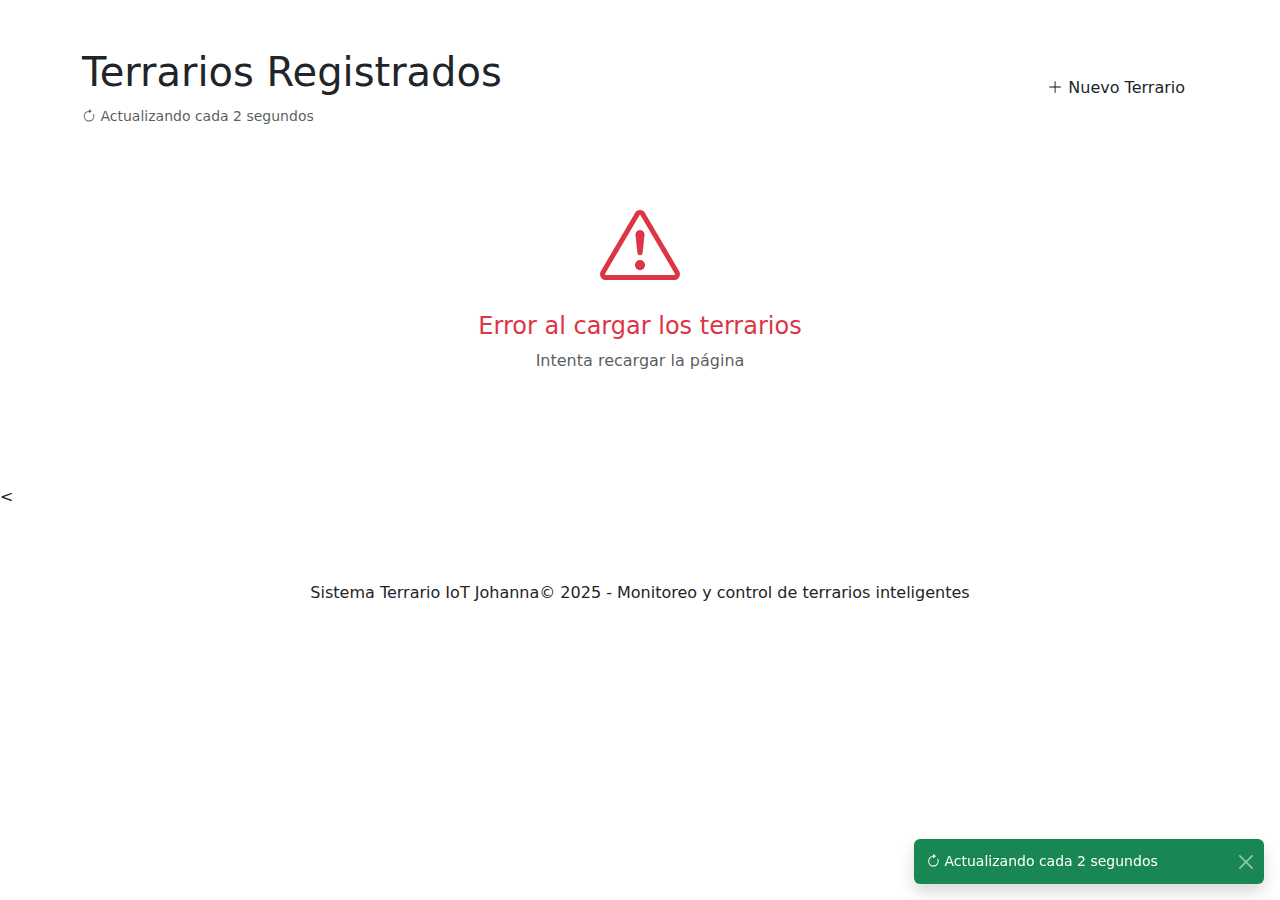
<file: index.html>
<!doctype html>
<html lang="es">
<head>
  <meta charset="utf-8">
  <title>Terrario IoT - Panel</title>
  <meta name="viewport" content="width=device-width,initial-scale=1">
  <link href="https://cdn.jsdelivr.net/npm/bootstrap@5.3.2/dist/css/bootstrap.min.css" rel="stylesheet">
  <link href="https://fonts.googleapis.com/css2?family=Quicksand:wght@400;600&family=Montserrat:wght@500;700&display=swap" rel="stylesheet">
  <link rel="stylesheet" href="https://cdn.jsdelivr.net/npm/bootstrap-icons@1.10.0/font/bootstrap-icons.css">
  <link href="css/style.css" rel="stylesheet">
  <link rel="icon" href="img/terrario.png" type="image/png">
  <style>
    .avatar-selection .btn {
      font-size: 1.5rem;
      padding: 0.5rem;
    }
    .color-option {
      width: 30px;
      height: 30px;
      border-radius: 50%;
      display: inline-block;
      margin-right: 5px;
      cursor: pointer;
      border: 2px solid transparent;
    }
    .color-option.selected {
      border: 2px solid #000;
    }
  </style>
</head>
<body>
<!--   <nav class="navbar navbar-expand-lg navbar-dark bg-green">
    <div class="container">
      <a class="navbar-brand" href="index.html">
        <i class="bi bi-tree-fill me-2"></i>Terrario IoT
      </a>
      <button class="navbar-toggler" type="button" data-bs-toggle="collapse" data-bs-target="#navbarNav">
        <span class="navbar-toggler-icon"></span>
      </button>
      <div class="collapse navbar-collapse" id="navbarNav">
        <ul class="navbar-nav ms-auto">
          <li class="nav-item">
            <a class="nav-link active" href="index.html">Inicio</a>
          </li>
          <li class="nav-item">
            <a class="nav-link" href="crud.html">Administración</a>
          </li>
          <li class="nav-item">
            <a class="nav-link" href="control.html">Control</a>
          </li>
          <li class="nav-item">
            <a class="nav-link" href="monitor.html">Monitoreo</a>
          </li>
        </ul>
      </div>
    </div>
  </nav> -->

  <main class="container my-5">
    <div class="d-flex justify-content-between align-items-center mb-4">
      <div>
        <h1 class="title-text">Terrarios Registrados</h1>
        <p class="text-muted mb-0">
          <small>
            <i class="bi bi-arrow-clockwise" id="refresh-indicator"></i> 
            Actualizando cada 2 segundos
          </small>
        </p>
      </div>
      <button class="btn btn-terrario" data-bs-toggle="modal" data-bs-target="#addTerrarioModal">
        <i class="bi bi-plus-lg"></i> Nuevo Terrario
      </button>
    </div>
    
    <div class="row gy-4" id="terrarios-container">
      <div class="col-12 text-center">
        <div class="spinner-border text-success" role="status">
          <span class="visually-hidden">Cargando...</span>
        </div>
        <p class="mt-2">Cargando terrarios...</p>
      </div>
    </div>
  </main>

  <!-- Modal para agregar terrario -->
  <div class="modal fade" id="addTerrarioModal" tabindex="-1">
    <div class="modal-dialog modal-lg">
      <div class="modal-content terrario-card">
        <div class="modal-header">
          <h5 class="modal-title">🦎 Agregar Nuevo Terrario</h5>
          <button type="button" class="btn-close" data-bs-dismiss="modal"></button>
        </div>
        <div class="modal-body">
          <form id="addTerrarioForm">
            <div class="row">
              <div class="col-md-6">
                <div class="mb-3">
                  <label for="terrarioNombre" class="form-label">Nombre del Terrario</label>
                  <input type="text" class="form-control" id="terrarioNombre" required placeholder="Ej: Terrario de Johanna">
                </div>
                
                <div class="mb-3">
                  <label for="terrarioAvatar" class="form-label">Avatar del Terrario</label>
                  <div class="avatar-selection">
                    <div class="row g-2">
                      <div class="col-3">
                        <input type="radio" class="btn-check" name="terrarioAvatar" id="avatar1" value="🦎" checked>
                        <label class="btn btn-outline-success w-100" for="avatar1">🦎</label>
                      </div>
                      <div class="col-3">
                        <input type="radio" class="btn-check" name="terrarioAvatar" id="avatar2" value="🐍">
                        <label class="btn btn-outline-success w-100" for="avatar2">🐍</label>
                      </div>
                      <div class="col-3">
                        <input type="radio" class="btn-check" name="terrarioAvatar" id="avatar3" value="🐢">
                        <label class="btn btn-outline-success w-100" for="avatar3">🐢</label>
                      </div>
                      <div class="col-3">
                        <input type="radio" class="btn-check" name="terrarioAvatar" id="avatar4" value="🌿">
                        <label class="btn btn-outline-success w-100" for="avatar4">🌿</label>
                      </div>
                    </div>
                  </div>
                </div>
              </div>
              
              <div class="col-md-6">
                <div class="mb-3">
                  <label for="terrarioColor" class="form-label">Color de la Tarjeta</label>
                  <div class="color-selection">
                    <div class="row g-2">
                      <div class="col-3">
                        <input type="radio" class="btn-check" name="terrarioColor" id="color1" value="#2E8B57" checked>
                        <label class="btn btn-color-option w-100" for="color1" style="background-color: #2E8B57;"></label>
                      </div>
                      <div class="col-3">
                        <input type="radio" class="btn-check" name="terrarioColor" id="color2" value="#3CB371">
                        <label class="btn btn-color-option w-100" for="color2" style="background-color: #3CB371;"></label>
                      </div>
                      <div class="col-3">
                        <input type="radio" class="btn-check" name="terrarioColor" id="color3" value="#8FBC8F">
                        <label class="btn btn-color-option w-100" for="color3" style="background-color: #8FBC8F;"></label>
                      </div>
                      <div class="col-3">
                        <input type="radio" class="btn-check" name="terrarioColor" id="color4" value="#20B2AA">
                        <label class="btn btn-color-option w-100" for="color4" style="background-color: #20B2AA;"></label>
                      </div>
                    </div>
                  </div>
                </div>
                
                <div class="mb-3">
                  <label for="terrarioEspecie" class="form-label">Especie Principal</label>
                  <select class="form-select" id="terrarioEspecie">
                    <option value="">Seleccionar especie...</option>
                    <option value="gecko">Gecko Leopardo</option>
                    <option value="serpiente">Serpiente</option>
                    <option value="tortuga">Tortuga</option>
                    <option value="iguana">Iguana</option>
                    <option value="camaleon">Camaleón</option>
                    <option value="otro">Otra especie</option>
                  </select>
                </div>
              </div>
            </div>
          </form>
        </div>
        <div class="modal-footer">
          <button type="button" class="btn btn-terrario-outline" data-bs-dismiss="modal">Cancelar</button>
          <button type="button" class="btn btn-terrario" id="saveTerrarioBtn">Crear Terrario</button>
        </div>
      </div>
    </div>
  </div>

  <!-- Modal para editar terrario -->
  <<!-- Modal para editar terrario -->
<div class="modal fade" id="editTerrarioModal" tabindex="-1">
  <div class="modal-dialog modal-lg">
    <div class="modal-content terrario-card">
      <div class="modal-header">
        <h5 class="modal-title" id="editModalTitle">🦎 Editar Terrario</h5>
        <button type="button" class="btn-close" data-bs-dismiss="modal"></button>
      </div>
      <div class="modal-body">
        <form id="editTerrarioForm">
          <input type="hidden" id="editTerrarioId">
          
          <div class="row">
            <div class="col-md-6">
              <div class="mb-3">
                <label for="editTerrarioNombre" class="form-label">Nombre del Terrario</label>
                <input type="text" class="form-control" id="editTerrarioNombre" required>
              </div>
              
              <div class="mb-3">
                <label class="form-label">Avatar</label>
                <div class="avatar-selection">
                  <div class="row g-2">
                    <div class="col-3">
                      <input type="radio" class="btn-check" name="editTerrarioAvatar" id="editAvatar1" value="🦎">
                      <label class="btn btn-outline-success w-100" for="editAvatar1">🦎</label>
                    </div>
                    <div class="col-3">
                      <input type="radio" class="btn-check" name="editTerrarioAvatar" id="editAvatar2" value="🐍">
                      <label class="btn btn-outline-success w-100" for="editAvatar2">🐍</label>
                    </div>
                    <div class="col-3">
                      <input type="radio" class="btn-check" name="editTerrarioAvatar" id="editAvatar3" value="🐢">
                      <label class="btn btn-outline-success w-100" for="editAvatar3">🐢</label>
                    </div>
                    <div class="col-3">
                      <input type="radio" class="btn-check" name="editTerrarioAvatar" id="editAvatar4" value="🌿">
                      <label class="btn btn-outline-success w-100" for="editAvatar4">🌿</label>
                    </div>
                  </div>
                </div>
              </div>
            </div>
            
            <div class="col-md-6">
              <div class="mb-3">
                <label for="editTerrarioEstado" class="form-label">Estado</label>
                <select class="form-select" id="editTerrarioEstado">
                  <option value="true">Activo</option>
                  <option value="false">Inactivo</option>
                </select>
              </div>
              
              <div class="mb-3">
                <label class="form-label">Color</label>
                <div class="color-selection">
                  <div class="row g-2">
                    <div class="col-3">
                      <input type="radio" class="btn-check" name="editTerrarioColor" id="editColor1" value="#2E8B57">
                      <label class="btn btn-color-option w-100" for="editColor1" style="background-color: #2E8B57;"></label>
                    </div>
                    <div class="col-3">
                      <input type="radio" class="btn-check" name="editTerrarioColor" id="editColor2" value="#3CB371">
                      <label class="btn btn-color-option w-100" for="editColor2" style="background-color: #3CB371;"></label>
                    </div>
                    <div class="col-3">
                      <input type="radio" class="btn-check" name="editTerrarioColor" id="editColor3" value="#8FBC8F">
                      <label class="btn btn-color-option w-100" for="editColor3" style="background-color: #8FBC8F;"></label>
                    </div>
                    <div class="col-3">
                      <input type="radio" class="btn-check" name="editTerrarioColor" id="editColor4" value="#20B2AA">
                      <label class="btn btn-color-option w-100" for="editColor4" style="background-color: #20B2AA;"></label>
                    </div>
                  </div>
                </div>
              </div>
            </div>
          </div>
          
          <div class="card terrario-card mb-3">
            <div class="card-header bg-transparent">
              <h6 class="mb-0">🌡️ Sensor Ambiental</h6>
            </div>
            <div class="card-body">
              <div class="row">
                <div class="col-md-6">
                  <div class="mb-3">
                    <label for="editTerrarioTemp" class="form-label">Temperatura (°C)</label>
                    <input type="number" step="0.1" class="form-control" id="editTerrarioTemp">
                  </div>
                </div>
                <div class="col-md-6">
                  <div class="mb-3">
                    <label for="editTerrarioHum" class="form-label">Humedad (%)</label>
                    <input type="number" step="0.1" class="form-control" id="editTerrarioHum">
                  </div>
                </div>
              </div>
              <small class="text-muted">Nota: Los cambios en temperatura/humedad crearán un nuevo registro de sensor</small>
            </div>
          </div>
        </form>
      </div>
      <div class="modal-footer">
        <button type="button" class="btn btn-terrario-outline" data-bs-dismiss="modal">Cancelar</button>
        <button type="submit" class="btn btn-terrario" form="editTerrarioForm">Guardar Cambios</button>
      </div>
    </div>
  </div>
</div>
  <!-- Indicador de actualización -->
  <div class="position-fixed bottom-0 end-0 p-3" style="z-index: 1050">
    <div class="toast align-items-center text-white bg-success border-0" role="alert" aria-live="assertive" aria-atomic="true" id="refresh-toast">
      <div class="d-flex">
        <div class="toast-body">
          <i class="bi bi-arrow-clockwise"></i> Actualizando cada 2 segundos
        </div>
        <button type="button" class="btn-close btn-close-white me-2 m-auto" data-bs-dismiss="toast" aria-label="Close"></button>
      </div>
    </div>
  </div>

  <footer class="footer mt-5 py-4 bg-green">
    <div class="container text-center">
      <p class="mb-0">Sistema Terrario IoT Johanna© 2025 - Monitoreo y control de terrarios inteligentes</p>
    </div>
  </footer>

  <script src="https://cdn.jsdelivr.net/npm/bootstrap@5.3.2/dist/js/bootstrap.bundle.min.js"></script>
<!-- Después de los otros scripts -->
<script src="js/utils.js"></script>
<script src="js/api.js"></script>
<script src="js/global-simulation.js"></script> <!-- NUEVO -->
<script src="js/index.js"></script>
  
  <script>
    // Inicializar el toast de actualización
    document.addEventListener('DOMContentLoaded', function() {
      const refreshToast = document.getElementById('refresh-toast');
      if (refreshToast) {
        const toast = new bootstrap.Toast(refreshToast, {
          autohide: false,
          animation: true
        });
        toast.show();
      }
      
      // Animación del icono de actualización
      const refreshIcon = document.getElementById('refresh-indicator');
      if (refreshIcon) {
        setInterval(() => {
          refreshIcon.classList.add('refreshing');
          setTimeout(() => refreshIcon.classList.remove('refreshing'), 1000);
        }, 2000);
      }
    });
  </script>
</body>
</html>
</file>
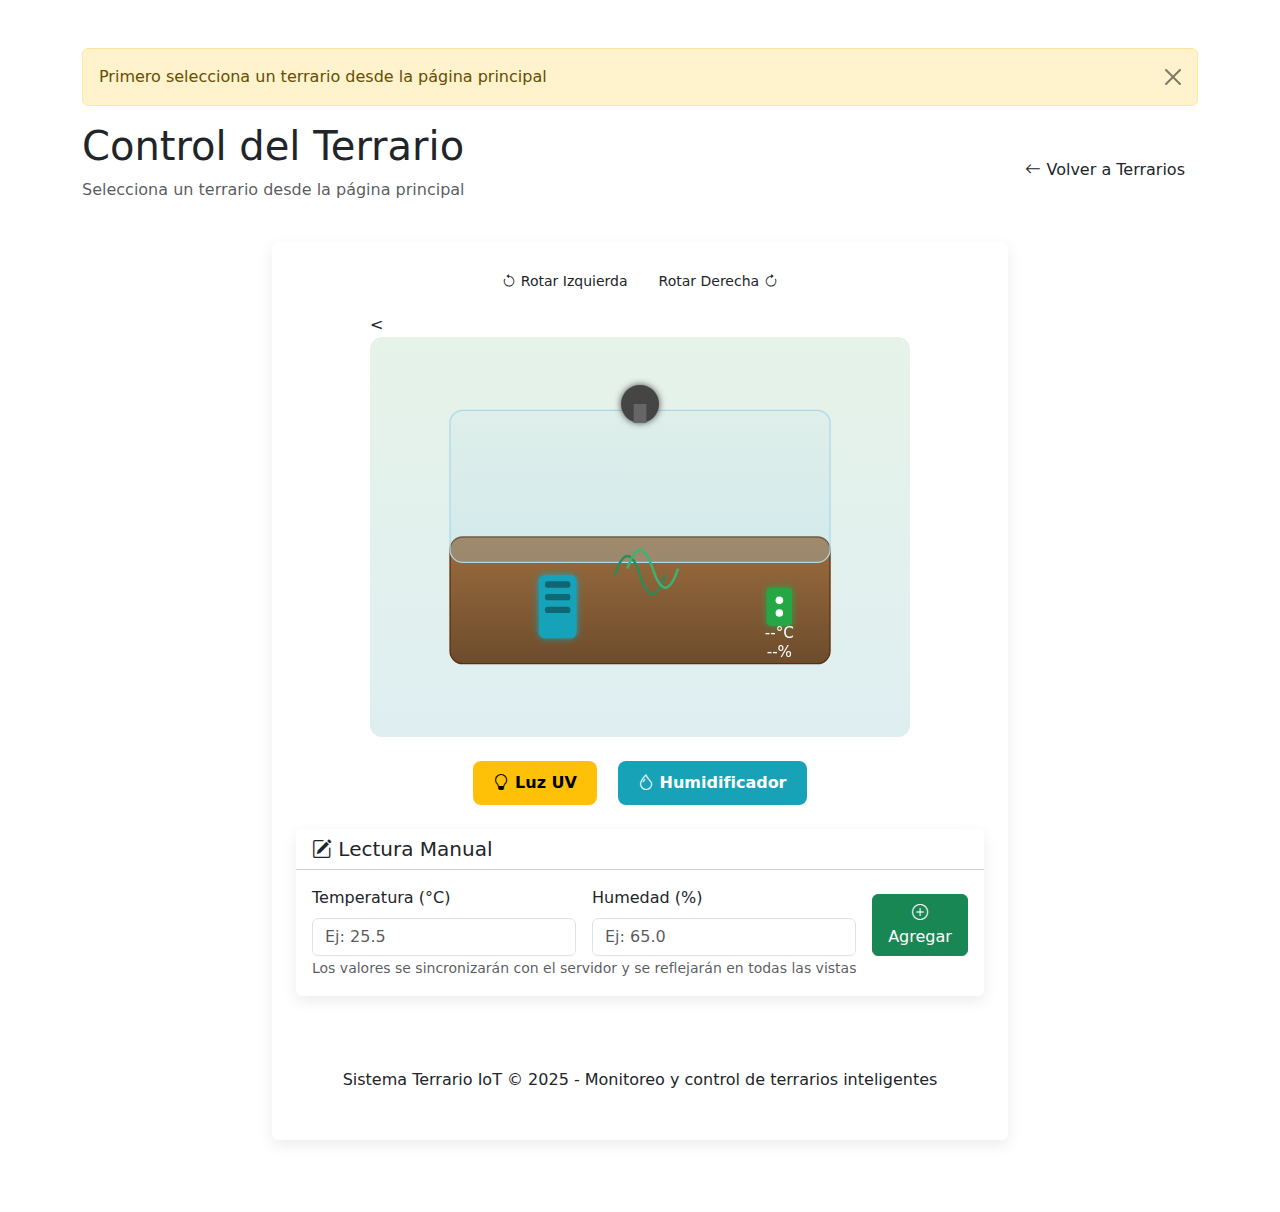
<file: control.html>
<!DOCTYPE html>
<html lang="es">
<head>
<meta charset="UTF-8">
<meta name="viewport" content="width=device-width, initial-scale=1.0">
<title>Control de Terrario IoT</title>
<link href="https://cdn.jsdelivr.net/npm/bootstrap@5.3.0/dist/css/bootstrap.min.css" rel="stylesheet">
<link href="https://fonts.googleapis.com/css2?family=Quicksand:wght@400;600&family=Montserrat:wght@500;700&display=swap" rel="stylesheet">
<link rel="stylesheet" href="https://cdn.jsdelivr.net/npm/bootstrap-icons@1.10.0/font/bootstrap-icons.css">
<link rel="stylesheet" href="css/style.css">
<link rel="stylesheet" href="css/isometric.css">
<link rel="icon" href="img/terrario.png" type="image/png">
</head>
<body>
<!-- <nav class="navbar navbar-expand-lg navbar-dark bg-green">
  <div class="container">
    <a class="navbar-brand" href="index.html">
      <i class="bi bi-tree-fill me-2"></i>Terrario IoT
    </a>
    <button class="navbar-toggler" type="button" data-bs-toggle="collapse" data-bs-target="#navbarNav">
      <span class="navbar-toggler-icon"></span>
    </button>
    <div class="collapse navbar-collapse" id="navbarNav">
      <ul class="navbar-nav ms-auto">
        <li class="nav-item">
          <a class="nav-link" href="index.html">Inicio</a>
        </li>
        <li class="nav-item">
          <a class="nav-link" href="crud.html">Administración</a>
        </li>
        <li class="nav-item">
          <a class="nav-link active" href="control.html">Control</a>
        </li>
        <li class="nav-item">
          <a class="nav-link" href="monitor.html">Monitoreo</a>
        </li>
      </ul>
    </div>
  </div>
</nav> -->

<div class="container my-5">
  <div class="alert-box"></div>
  
  <div class="d-flex justify-content-between align-items-center mb-4">
    <div>
      <h1 class="title-text">Control del Terrario</h1>
      <p class="text-muted" id="terrario-name">Selecciona un terrario desde la página principal</p>
    </div>
    <a href="index.html" class="btn btn-terrario-outline">
      <i class="bi bi-arrow-left"></i> Volver a Terrarios
    </a>
  </div>
  
  <div class="row justify-content-center">
    <div class="col-lg-8">
      <div class="card terrario-card p-4 mb-4">
        <div class="rotation-controls mb-3 text-center">
          <button class="btn btn-sm btn-terrario-outline me-2" id="rotate-left"><i class="bi bi-arrow-counterclockwise"></i> Rotar Izquierda</button>
          <button class="btn btn-sm btn-terrario-outline" id="rotate-right">Rotar Derecha <i class="bi bi-arrow-clockwise"></i></button>
        </div>
        
        <div class="terrario-container">
          <div class="terrario" id="terrario">
            <!-- SVG Terrario -->
            <<svg id="terrario-svg" viewBox="0 0 400 300" width="100%" height="400">
  <!-- Fondo con gradiente de terrario -->
  <defs>
    <linearGradient id="glassGradient" x1="0%" y1="0%" x2="0%" y2="100%">
      <stop offset="0%" stop-color="rgba(173,216,230,0.1)" />
      <stop offset="100%" stop-color="rgba(173,216,230,0.3)" />
    </linearGradient>
    <linearGradient id="baseGradient" x1="0%" y1="0%" x2="0%" y2="100%">
      <stop offset="0%" stop-color="#9c6d3e" />
      <stop offset="100%" stop-color="#6d4c2c" />
    </linearGradient>
    <filter id="glow" x="-20%" y="-20%" width="140%" height="140%">
      <feGaussianBlur stdDeviation="3" result="blur" />
      <feComposite in="SourceGraphic" in2="blur" operator="over" />
    </filter>
  </defs>
  
  <!-- Base -->
  <rect x="50" y="150" width="300" height="100" fill="url(#baseGradient)" stroke="#5A2E0B" rx="10"/>
  
  <!-- Vidrio -->
  <rect x="50" y="50" width="300" height="120" fill="url(#glassGradient)" stroke="#ADD8E6" rx="10"/>
  
  <!-- Planta decorativa -->
  <path d="M180 180 Q190 150, 200 180 T220 180" stroke="#2E8B57" stroke-width="2" fill="transparent" />
  <path d="M190 175 Q200 145, 210 175 T230 175" stroke="#3CB371" stroke-width="2" fill="transparent" />
  
  <!-- Lámpara UV -->
  <circle id="lamp" cx="200" cy="45" r="15" fill="#444" filter="url(#glow)"/>
  <rect x="195" y="45" width="10" height="15" fill="#666" />
  <polygon id="lamp-beam" points="170,50 230,50 210,150 190,150" fill="yellow" opacity="0.3"/>
  
  <!-- Humidificador Mejorado -->
  <g id="humidifier-group">
    <rect id="humidifier" x="120" y="180" width="30" height="50" fill="#17a2b8" rx="5" filter="url(#glow)"/>
    <rect x="125" y="185" width="20" height="5" fill="#0f6674" rx="2"/>
    <rect x="125" y="195" width="20" height="5" fill="#0f6674" rx="2"/>
    <rect x="125" y="205" width="20" height="5" fill="#0f6674" rx="2"/>
    
    <!-- Nubes de vapor mejoradas -->
    <circle id="smoke-1" cx="135" cy="175" r="5" fill="white" opacity="0"/>
    <circle id="smoke-2" cx="130" cy="170" r="7" fill="white" opacity="0"/>
    <circle id="smoke-3" cx="140" cy="165" r="6" fill="white" opacity="0"/>
    <circle id="smoke-4" cx="125" cy="160" r="8" fill="white" opacity="0"/>
    <circle id="smoke-5" cx="145" cy="155" r="7" fill="white" opacity="0"/>
  </g>
  
  <!-- Sensor -->
  <g id="sensor-group">
    <rect id="sensor" x="300" y="190" width="20" height="30" fill="#28a745" rx="3" filter="url(#glow)"/>
    <circle cx="310" cy="200" r="3" fill="#fff"/>
    <circle cx="310" cy="210" r="3" fill="#fff"/>
    <text id="sensor-temp" x="310" y="230" fill="white" font-size="12" text-anchor="middle">--°C</text>
    <text id="sensor-hum" x="310" y="245" fill="white" font-size="12" text-anchor="middle">--%</text>
  </g>
</svg>
          </div>
        </div>
        
<div class="controls mt-4 text-center">
  <button class="btn btn-lamp me-3" id="toggle-lamp"><i class="bi bi-lightbulb"></i> Luz UV</button>
  <button class="btn btn-hum" id="toggle-hum"><i class="bi bi-droplet"></i> Humidificador</button>
</div>

<!-- Agregar esta sección para lecturas manuales -->
<div class="card terrario-card mt-4">
  <div class="card-header bg-transparent">
    <h5 class="mb-0"><i class="bi bi-pencil-square"></i> Lectura Manual</h5>
  </div>
  <div class="card-body">
    <div class="row g-3">
      <div class="col-md-5">
        <label for="manual-temp" class="form-label">Temperatura (°C)</label>
        <input type="number" step="0.1" min="0" max="50" class="form-control" id="manual-temp" placeholder="Ej: 25.5">
      </div>
      <div class="col-md-5">
        <label for="manual-hum" class="form-label">Humedad (%)</label>
        <input type="number" step="0.1" min="0" max="100" class="form-control" id="manual-hum" placeholder="Ej: 65.0">
      </div>
      <div class="col-md-2 d-flex align-items-end">
        <button class="btn btn-success w-100" id="add-reading-btn">
          <i class="bi bi-plus-circle"></i> Agregar
        </button>
      </div>
    </div>
    <small class="text-muted">Los valores se sincronizarán con el servidor y se reflejarán en todas las vistas</small>
  </div>
</div>

<footer class="footer mt-5 py-4 bg-green">
  <div class="container text-center">
    <p class="mb-0">Sistema Terrario IoT © 2025 - Monitoreo y control de terrarios inteligentes</p>
  </div>
</footer>

<script src="https://cdn.jsdelivr.net/npm/bootstrap@5.3.2/dist/js/bootstrap.bundle.min.js"></script>
<script src="js/api.js"></script>
<script src="js/utils.js"></script>
<script src="js/control.js"></script>
</body>
</html>
</file>
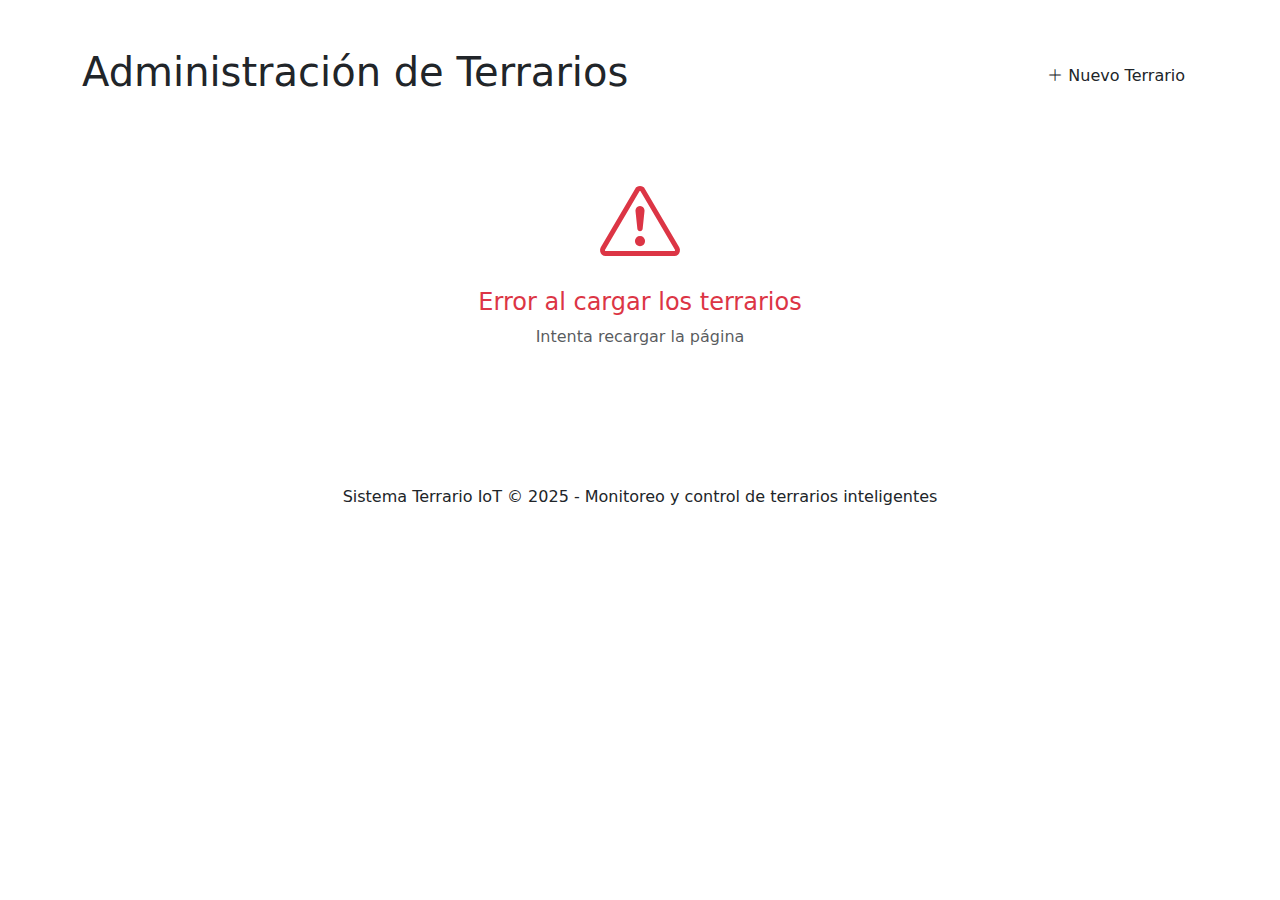
<file: crud.html>
<!doctype html>
<html lang="es">
<head>
  <meta charset="utf-8">
  <title>Administración — Terrario IoT</title>
  <meta name="viewport" content="width=device-width,initial-scale=1">
  <link href="https://cdn.jsdelivr.net/npm/bootstrap@5.3.2/dist/css/bootstrap.min.css" rel="stylesheet">
  <link href="https://fonts.googleapis.com/css2?family=Quicksand:wght@400;600&family=Montserrat:wght@500;700&display=swap" rel="stylesheet">
  <link rel="stylesheet" href="https://cdn.jsdelivr.net/npm/bootstrap-icons@1.10.0/font/bootstrap-icons.css">
  <link href="css/style.css" rel="stylesheet">
  <link rel="icon" href="img/terrario.png" type="image/png">
</head>
<body>
<!--   <nav class="navbar navbar-expand-lg navbar-dark bg-green">
    <div class="container">
      <a class="navbar-brand" href="index.html">
        <i class="bi bi-tree-fill me-2"></i>Terrario IoT
      </a>
      <button class="navbar-toggler" type="button" data-bs-toggle="collapse" data-bs-target="#navbarNav">
        <span class="navbar-toggler-icon"></span>
      </button>
      <div class="collapse navbar-collapse" id="navbarNav">
        <ul class="navbar-nav ms-auto">
          <li class="nav-item">
            <a class="nav-link" href="index.html">Inicio</a>
          </li>
          <li class="nav-item">
            <a class="nav-link active" href="crud.html">Administración</a>
          </li>
          <li class="nav-item">
            <a class="nav-link" href="control.html">Control</a>
          </li>
          <li class="nav-item">
            <a class="nav-link" href="monitor.html">Monitoreo</a>
          </li>
        </ul>
      </div>
    </div>
  </nav> -->

  <div class="container my-5">
    <div class="d-flex justify-content-between align-items-center mb-4">
      <h1 class="title-text">Administración de Terrarios</h1>
      <button class="btn btn-terrario" data-bs-toggle="modal" data-bs-target="#addTerrarioModal">
        <i class="bi bi-plus-lg"></i> Nuevo Terrario
      </button>
    </div>
    
    <div class="row gy-4" id="terrarios-container">
      <!-- Las tarjetas de terrarios se cargarán aquí dinámicamente -->
      <div class="col-12 text-center">
        <div class="spinner-border text-success" role="status">
          <span class="visually-hidden">Cargando...</span>
        </div>
        <p class="mt-2">Cargando terrarios...</p>
      </div>
    </div>
  </div>

  <!-- Modal para agregar terrario -->
  <div class="modal fade" id="addTerrarioModal" tabindex="-1">
    <div class="modal-dialog">
      <div class="modal-content terrario-card">
        <div class="modal-header">
          <h5 class="modal-title">Agregar Nuevo Terrario</h5>
          <button type="button" class="btn-close" data-bs-dismiss="modal"></button>
        </div>
        <div class="modal-body">
          <form id="addTerrarioForm">
            <div class="mb-3">
              <label for="terrarioNombre" class="form-label">Nombre del Terrario</label>
              <input type="text" class="form-control" id="terrarioNombre" required placeholder="Ej: Terrario de Johanna">
            </div>
          </form>
        </div>
        <div class="modal-footer">
          <button type="button" class="btn btn-terrario-outline" data-bs-dismiss="modal">Cancelar</button>
          <button type="button" class="btn btn-terrario" id="saveTerrarioBtn">Guardar</button>
        </div>
      </div>
    </div>
  </div>

  <!-- Modal para editar terrario -->
  <div class="modal fade" id="editTerrarioModal" tabindex="-1">
    <div class="modal-dialog">
      <div class="modal-content terrario-card">
        <div class="modal-header">
          <h5 class="modal-title">Editar Terrario</h5>
          <button type="button" class="btn-close" data-bs-dismiss="modal"></button>
        </div>
        <div class="modal-body">
          <form id="editTerrarioForm">
            <input type="hidden" id="editTerrarioId">
            <div class="mb-3">
              <label for="editTerrarioNombre" class="form-label">Nombre del Terrario</label>
              <input type="text" class="form-control" id="editTerrarioNombre" required>
            </div>
            <div class="mb-3">
              <label for="editTerrarioEstado" class="form-label">Estado</label>
              <select class="form-select" id="editTerrarioEstado">
                <option value="true">Activo</option>
                <option value="false">Inactivo</option>
              </select>
            </div>
          </form>
        </div>
        <div class="modal-footer">
          <button type="button" class="btn btn-terrario-outline" data-bs-dismiss="modal">Cancelar</button>
          <button type="submit" class="btn btn-terrario" form="editTerrarioForm">Guardar Cambios</button>
        </div>
      </div>
    </div>
  </div>

  <footer class="footer mt-5 py-4 bg-green">
    <div class="container text-center">
      <p class="mb-0">Sistema Terrario IoT © 2025 - Monitoreo y control de terrarios inteligentes</p>
    </div>
  </footer>

  <script src="https://cdn.jsdelivr.net/npm/bootstrap@5.3.2/dist/js/bootstrap.bundle.min.js"></script>
  <script src="js/api.js"></script>
  <script src="js/utils.js"></script>
  <script src="js/crud.js"></script>
</body>
</html>
</file>
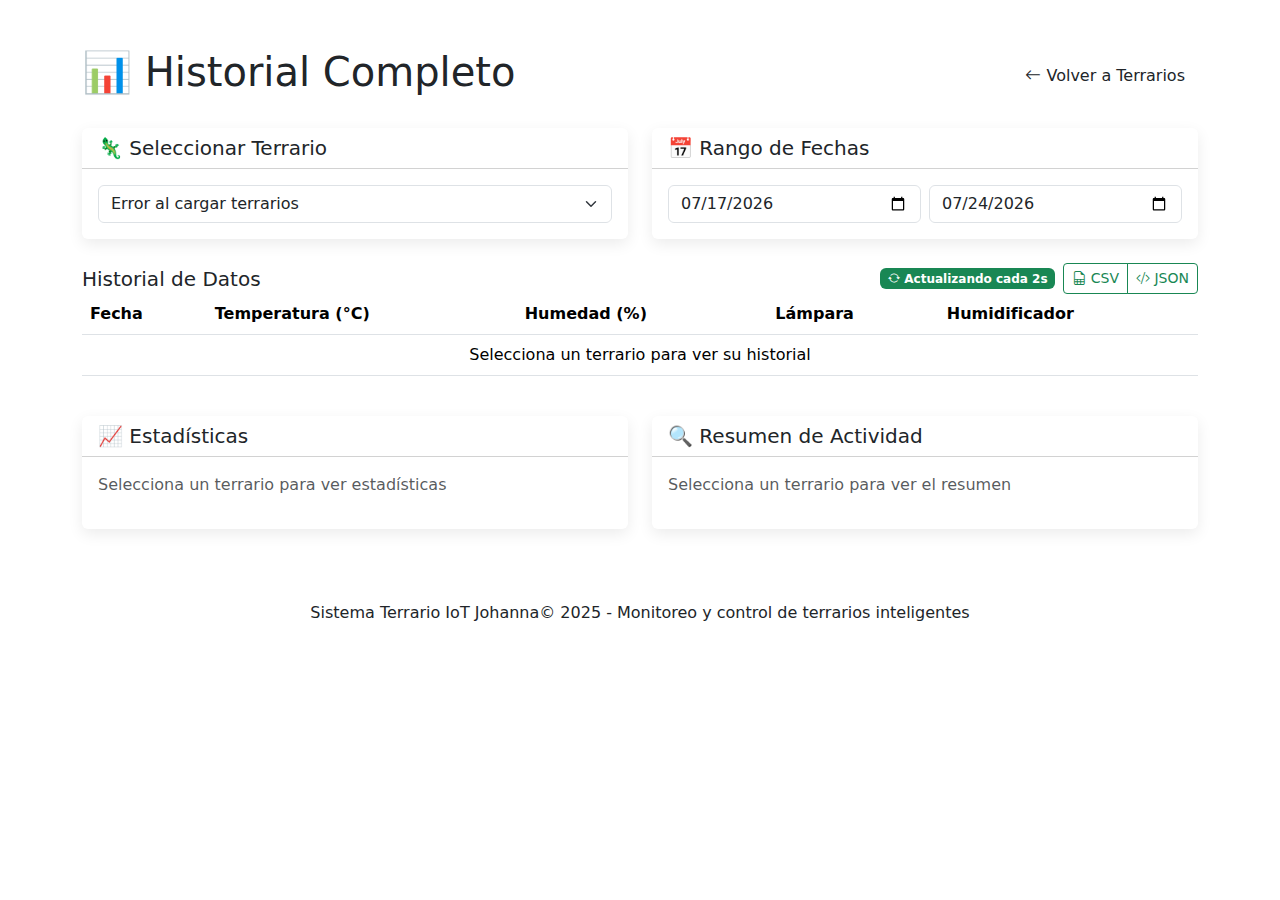
<file: historial.html>
<!doctype html>
<html lang="es">
<head>
  <meta charset="utf-8">
  <title>Historial Completo - Terrario IoT</title>
  <meta name="viewport" content="width=device-width,initial-scale=1">
  <link href="https://cdn.jsdelivr.net/npm/bootstrap@5.3.2/dist/css/bootstrap.min.css" rel="stylesheet">
  <link href="https://fonts.googleapis.com/css2?family=Quicksand:wght@400;600&family=Montserrat:wght@500;700&display=swap" rel="stylesheet">
  <link rel="stylesheet" href="https://cdn.jsdelivr.net/npm/bootstrap-icons@1.10.0/font/bootstrap-icons.css">
  <link href="css/style.css" rel="stylesheet">
  <link rel="icon" href="img/terrario.png" type="image/png">
</head>
<body>
<!--   <nav class="navbar navbar-expand-lg navbar-dark bg-green">
    <div class="container">
      <a class="navbar-brand" href="index.html">
        <i class="bi bi-tree-fill me-2"></i>Terrario IoT
      </a>
      <button class="navbar-toggler" type="button" data-bs-toggle="collapse" data-bs-target="#navbarNav">
        <span class="navbar-toggler-icon"></span>
      </button>
      <div class="collapse navbar-collapse" id="navbarNav">
        <ul class="navbar-nav ms-auto">
          <li class="nav-item">
            <a class="nav-link" href="index.html">Inicio</a>
          </li>
          <li class="nav-item">
            <a class="nav-link" href="crud.html">Administración</a>
          </li>
          <li class="nav-item">
            <a class="nav-link" href="control.html">Control</a>
          </li>
          <li class="nav-item">
            <a class="nav-link" href="monitor.html">Monitoreo</a>
          </li>
          <li class="nav-item">
            <a class="nav-link active" href="historial.html">Historial Completo</a>
          </li>
        </ul>
      </div>
    </div>
  </nav>
 -->
  <main class="container my-5">
    <div class="d-flex justify-content-between align-items-center mb-4">
      <h1 class="title-text">📊 Historial Completo</h1>
      <a href="index.html" class="btn btn-terrario-outline">
        <i class="bi bi-arrow-left"></i> Volver a Terrarios
      </a>
    </div>

    <div class="row mb-4">
      <div class="col-md-6">
        <div class="card terrario-card">
          <div class="card-header bg-transparent">
            <h5 class="mb-0">🦎 Seleccionar Terrario</h5>
          </div>
          <div class="card-body">
            <select class="form-select" id="selectTerrarioHistorial">
              <option value="">Cargando terrarios...</option>
            </select>
          </div>
        </div>
      </div>
      <div class="col-md-6">
        <div class="card terrario-card">
          <div class="card-header bg-transparent">
            <h5 class="mb-0">📅 Rango de Fechas</h5>
          </div>
          <div class="card-body">
            <div class="row g-2">
              <div class="col-md-6">
                <input type="date" class="form-control" id="fechaInicio">
              </div>
              <div class="col-md-6">
                <input type="date" class="form-control" id="fechaFin">
              </div>
            </div>
          </div>
        </div>
      </div>
    </div>

<div class="card-header bg-transparent d-flex justify-content-between align-items-center">
  <div>
    <h5 class="mb-0" id="tituloHistorial">Historial de Datos</h5>
  </div>
  <div class="d-flex align-items-center">
    <span class="badge bg-success update-badge me-2" id="historyUpdateBadge">
      <i class="bi bi-arrow-repeat"></i> Actualizando cada 2s
    </span>
    <div class="btn-group">
      <button class="btn btn-outline-success btn-sm" id="btnExportarCSV">
        <i class="bi bi-file-earmark-spreadsheet"></i> CSV
      </button>
      <button class="btn btn-outline-success btn-sm" id="btnExportarJSON">
        <i class="bi bi-code-slash"></i> JSON
      </button>
    </div>
  </div>
</div>
      <div class="card-body">
        <div class="table-responsive">
          <table class="table table-hover" id="tablaHistorial">
            <thead>
              <tr>
                <th>Fecha</th>
                <th>Temperatura (°C)</th>
                <th>Humedad (%)</th>
                <th>Lámpara</th>
                <th>Humidificador</th>
              </tr>
            </thead>
            <tbody>
              <tr>
                <td colspan="5" class="text-center">Selecciona un terrario para ver su historial</td>
              </tr>
            </tbody>
          </table>
        </div>
      </div>
    </div>

    <div class="row mt-4">
      <div class="col-md-6">
        <div class="card terrario-card">
          <div class="card-header bg-transparent">
            <h5 class="mb-0">📈 Estadísticas</h5>
          </div>
          <div class="card-body" id="estadisticasContainer">
            <p class="text-muted">Selecciona un terrario para ver estadísticas</p>
          </div>
        </div>
      </div>
      <div class="col-md-6">
        <div class="card terrario-card">
          <div class="card-header bg-transparent">
            <h5 class="mb-0">🔍 Resumen de Actividad</h5>
          </div>
          <div class="card-body" id="resumenContainer">
            <p class="text-muted">Selecciona un terrario para ver el resumen</p>
          </div>
        </div>
      </div>
    </div>
  </main>

  <footer class="footer mt-5 py-4 bg-green">
    <div class="container text-center">
      <p class="mb-0">Sistema Terrario IoT Johanna© 2025 - Monitoreo y control de terrarios inteligentes</p>
    </div>
  </footer>

  <script src="https://cdn.jsdelivr.net/npm/bootstrap@5.3.2/dist/js/bootstrap.bundle.min.js"></script>
  <script src="js/api.js"></script>
  <script src="js/utils.js"></script>
  <script src="js/historial.js"></script>
</body>
</html>
</file>
<file: css/style.css>
/* css/style.css - Estilos adicionales para tarjetas de terrarios */
.terrario-card {
  transition: all 0.3s ease;
  overflow: hidden;
  position: relative;
  border: none;
  box-shadow: 0 5px 15px rgba(0,0,0,0.08);
}

.terrario-card::before {
  content: '';
  position: absolute;
  top: 0;
  left: 0;
  right: 0;
  height: 4px;
  background: linear-gradient(90deg, #ffffff, #8FBC8F);
/*   background: linear-gradient(90deg, #2E8B57, #8FBC8F); */
  transform: scaleX(0);
  transform-origin: left;
  transition: transform 0.3s ease;
}

.terrario-card:hover::before {
  transform: scaleX(1);
}

.terrario-card:hover {
  transform: translateY(-5px);
  box-shadow: 0 10px 25px rgba(46, 139, 87, 0.15);
}

.status-badge {
  position: absolute;
  top: 15px;
  right: 15px;
  z-index: 1;
  font-size: 0.7rem;
  padding: 5px 10px;
  border-radius: 20px;
}

.device-status {
  display: flex;
  justify-content: space-between;
  margin-top: 15px;
}

.device-icon {
  font-size: 1.2rem;
  margin-right: 5px;
}

.progress {
  height: 8px;
  margin-bottom: 5px;
  border-radius: 4px;
  overflow: hidden;
  background-color: #e9ecef;
}

.progress-bar {
  border-radius: 4px;
}

.terrario-actions {
  opacity: 0;
  transition: opacity 0.3s ease;
}

.terrario-card:hover .terrario-actions {
  opacity: 1;
}

@keyframes pulse {
  0% { transform: scale(1); }
  50% { transform: scale(1.05); }
  100% { transform: scale(1); }
}

.pulse-animation {
  animation: pulse 2s infinite;
}

.card-title {
  font-family: 'Montserrat', sans-serif;
  font-weight: 600;
  color: #2E8B57;
  margin-bottom: 0.5rem;
}

.card-footer {
  border-top: 1px solid rgba(46, 139, 87, 0.1);
  background: rgba(46, 139, 87, 0.03);
}

/* Indicador de actualización */
#refresh-indicator {
  transition: color 0.5s ease;
}

@keyframes spin {
  from { transform: rotate(0deg); }
  to { transform: rotate(360deg); }
}

.refreshing {
  animation: spin 1s linear infinite;
  color: #2E8B57;
}

/* Mensajes temporales */
.alert-position {
  position: fixed;
  top: 20px;
  right: 20px;
  z-index: 1050;
}

/* Agregar al final de style.css */
.btn-color-option {
  width: 30px;
  height: 40px;
  border-radius: 8px;
  padding: 0;
  margin: 2px;
}

.avatar-selection .btn {
  font-size: 1.5rem;
  padding: 0.5rem;
}

.current-avatar {
  font-size: 3rem;
}

.current-color-preview {
  transition: background-color 0.3s ease;
}

.refreshing {
  animation: spin 1s linear infinite;
}

@keyframes spin {
  from { transform: rotate(0deg); }
  to { transform: rotate(360deg); }
}

/* Efectos de actualización para la tabla */
#tablaHistorial {
  transition: opacity 0.3s ease;
}

/* Indicador de actualización */
.updating {
  opacity: 0.7;
}

/* Badge de actualización */
.update-badge {
  animation: pulse 1.5s infinite;
}

@keyframes pulse {
  0% { opacity: 1; }
  50% { opacity: 0.5; }
  100% { opacity: 1; }
}

/* Botón Ver Más */
#verMasButton {
  transition: all 0.3s ease;
}

#verMasButton:hover {
  transform: translateY(-2px);
  box-shadow: 0 4px 8px rgba(0,0,0,0.15);
}
</file>
<file: css/isometric.css>
/* css/isometric.css */
:root {
  --hum-color: #17a2b8;
  --lamp-color: #ffc107;
  --sensor-color: #28a745;
}

.terrario-container {
  perspective: 1000px;
  margin: 0 auto;
}

.terrario {
  transform-style: preserve-3d;
  transition: transform 0.5s ease;
}

.btn-lamp {
  background-color: var(--lamp-color);
  color: black;
  border: none;
  padding: 10px 20px;
  border-radius: 8px;
  font-weight: 600;
  transition: all 0.3s ease;
}

.btn-lamp:hover {
  background-color: #e0a800;
  transform: translateY(-2px);
}

.btn-hum {
  background-color: var(--hum-color);
  color: white;
  border: none;
  padding: 10px 20px;
  border-radius: 8px;
  font-weight: 600;
  transition: all 0.3s ease;
}

.btn-hum:hover {
  background-color: #138496;
  transform: translateY(-2px);
}

#terrario-svg {
  border-radius: 12px;
  background: linear-gradient(to bottom, #e6f3e9, #dfeef1);
  padding: 10px;
}

/* Animaciones para el humidificador */
@keyframes smokeAnimation {
  0% { opacity: 0; transform: translateY(0) scale(1); }
  20% { opacity: 0.8; }
  100% { opacity: 0; transform: translateY(-30px) scale(1.5); }
}

.smoke-animation {
  animation: smokeAnimation 3s ease-in-out infinite;
}

#smoke-1 { animation-delay: 0s; }
#smoke-2 { animation-delay: 0.5s; }
#smoke-3 { animation-delay: 1s; }
#smoke-4 { animation-delay: 1.5s; }
#smoke-5 { animation-delay: 2s; }

/* Animación para la lámpara */
.lamp-on {
  fill: var(--lamp-color) !important;
  filter: url(#glow);
}

.lamp-beam-on {
  opacity: 0.3 !important;
}

.humidifier-on {
  fill: var(--hum-color) !important;
  filter: url(#glow);
}

/* SVG completo para el terrario */
#terrario-svg {
  width: 100%;
  height: 400px;
}

#lamp-beam {
  opacity: 0;
  transition: opacity 0.5s ease;
}

.lamp-beam-on {
  opacity: 0.3 !important;
}

.smoke-animation {
  animation: smokeAnimation 3s ease-in-out infinite;
  opacity: 0;
}
</file>
